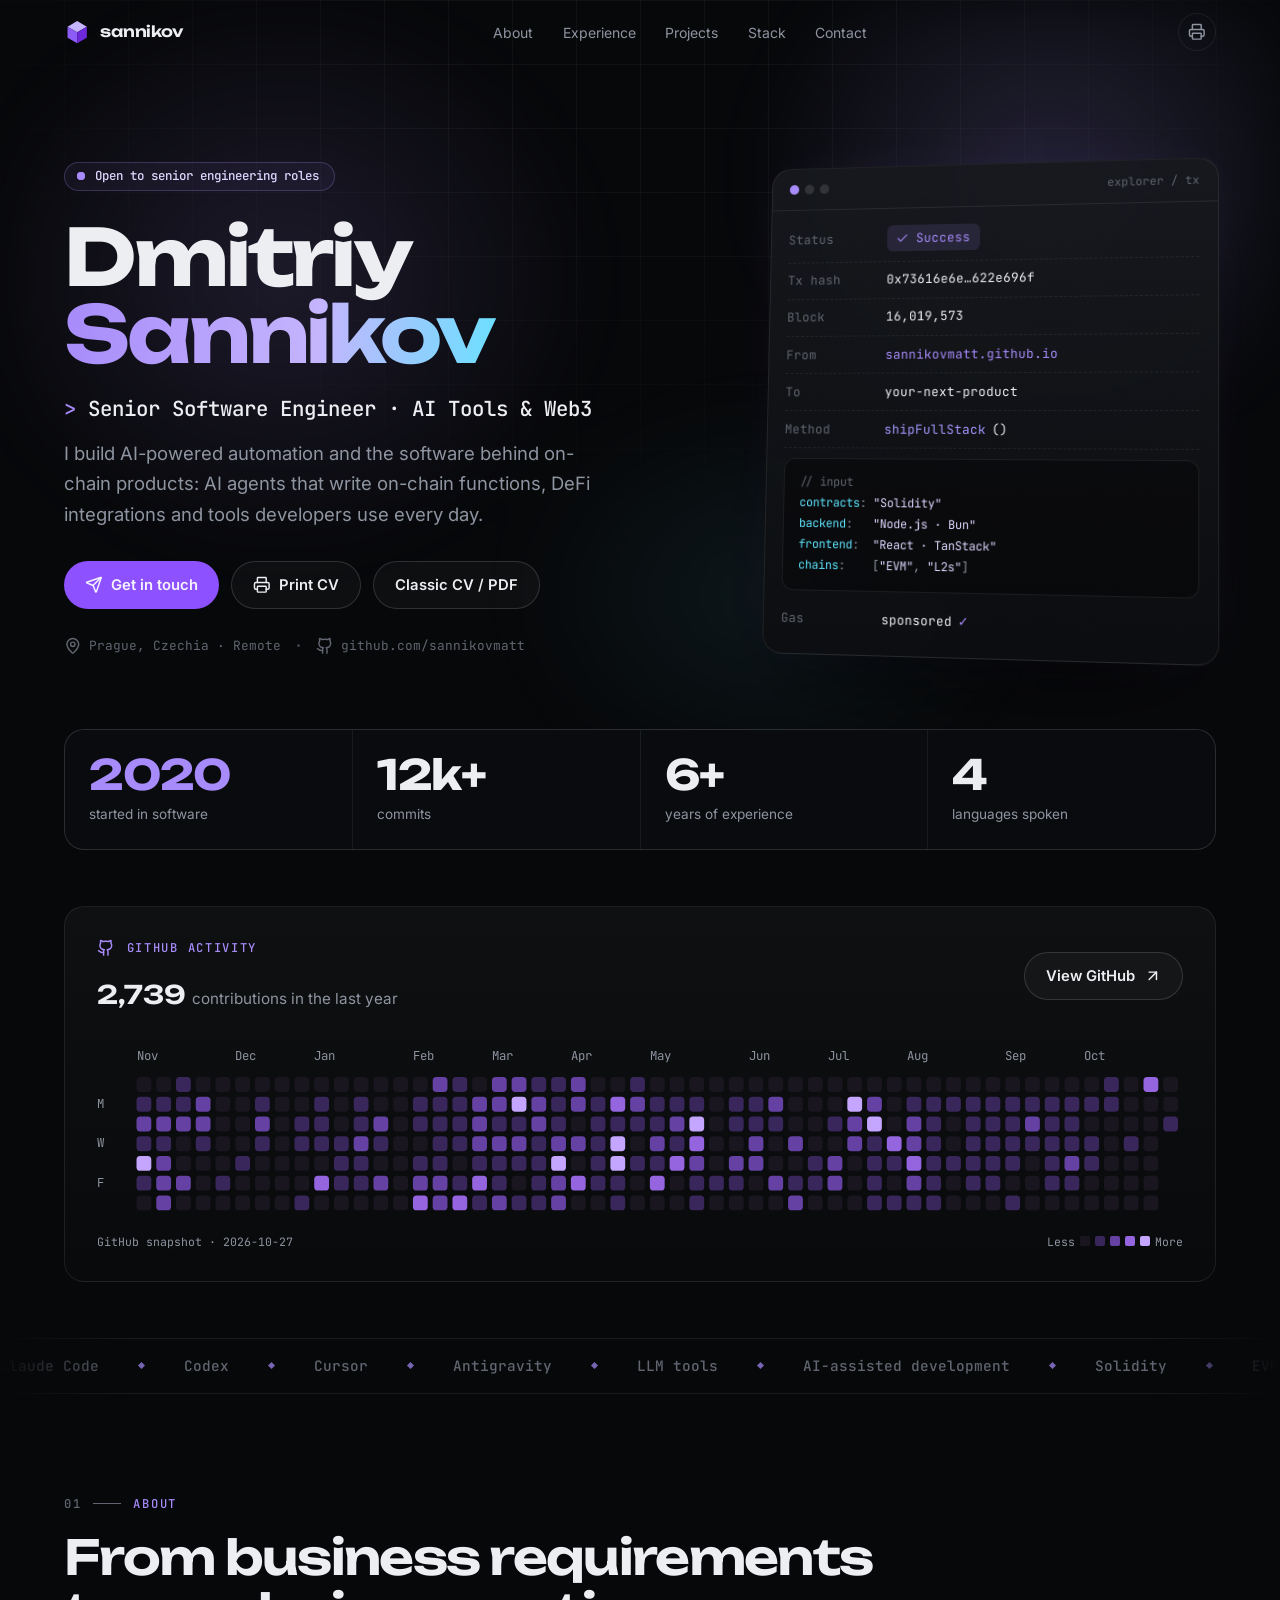
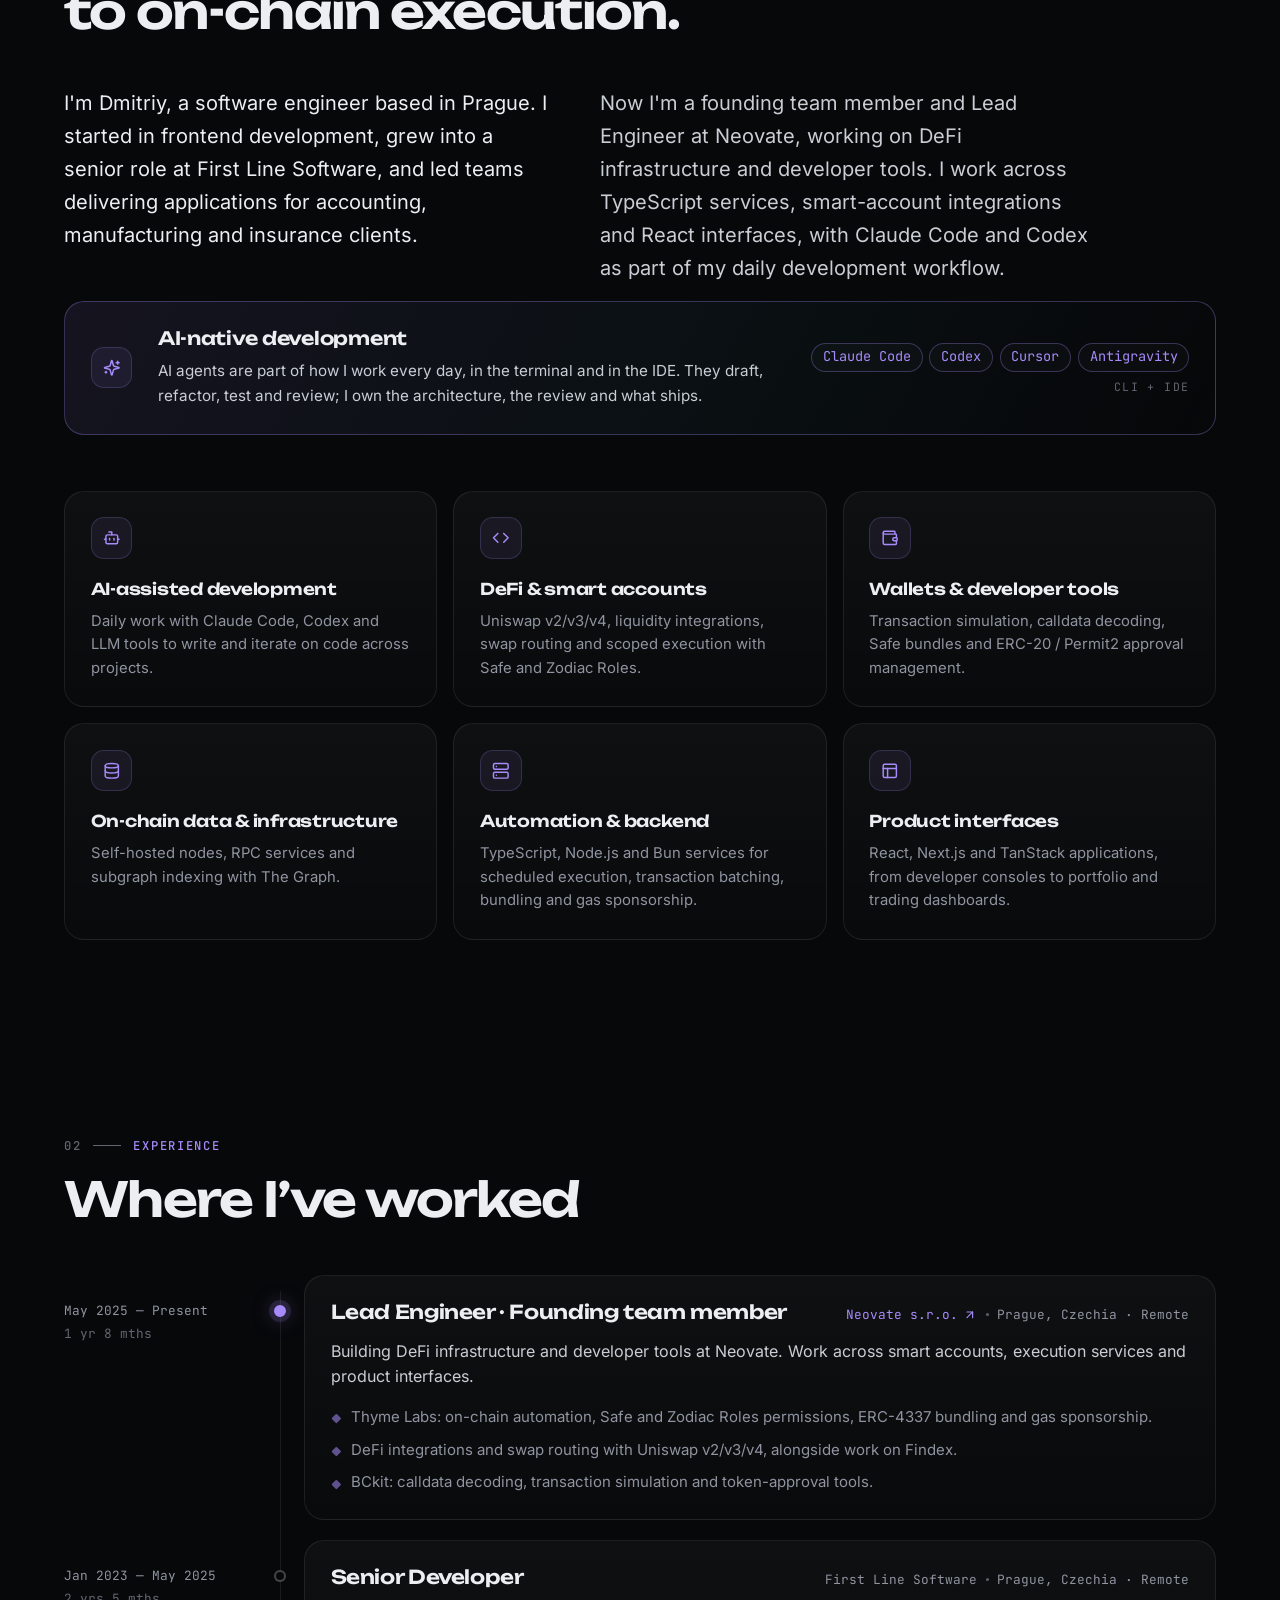
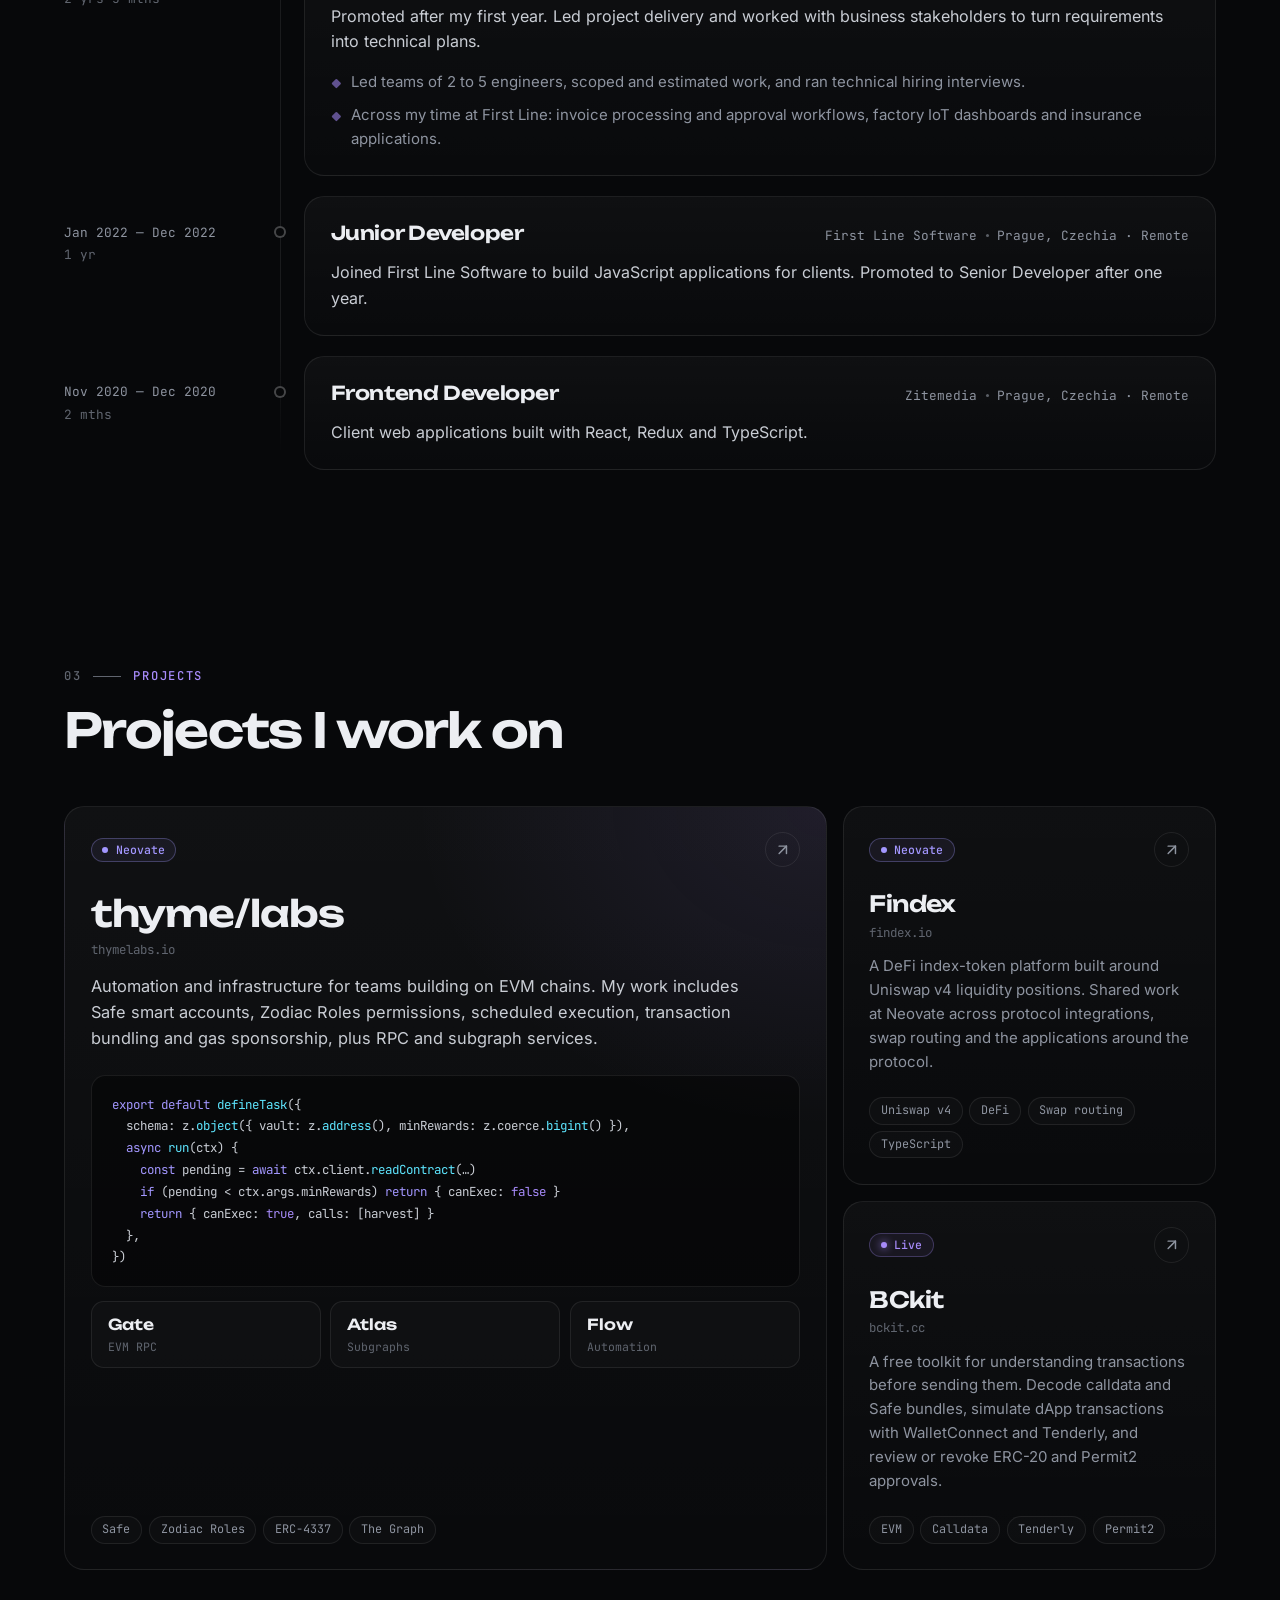
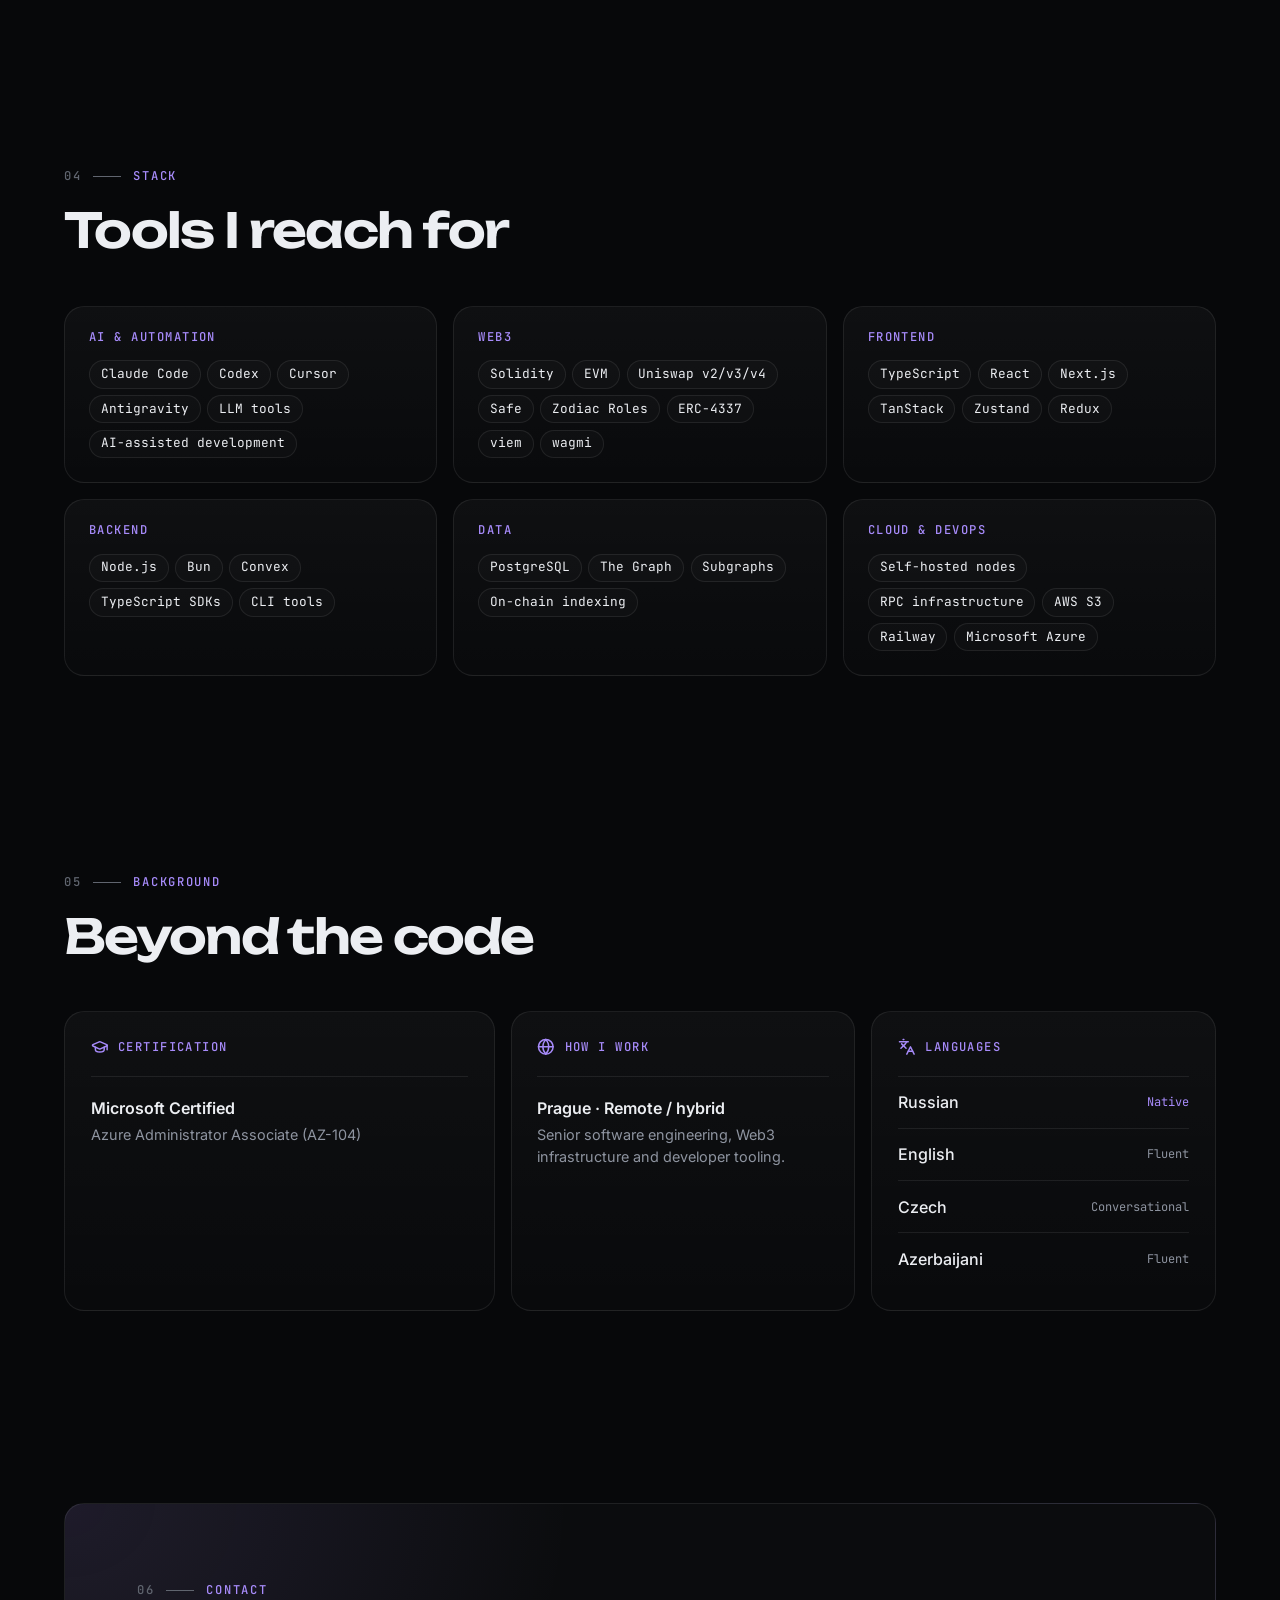
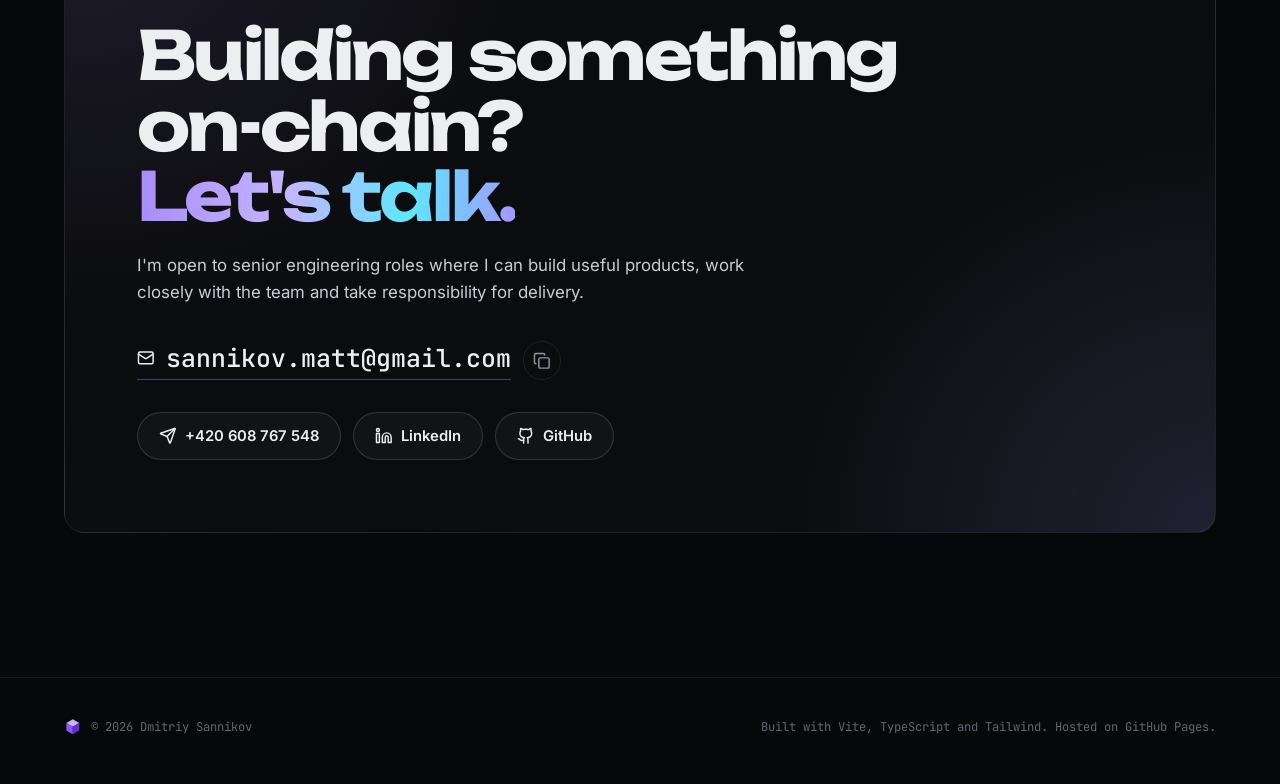
<file: index.html>
<!doctype html>
<html lang="en">
  <head>
    <meta charset="UTF-8" />
    <meta name="viewport" content="width=device-width, initial-scale=1.0" />
    <title>Dmitriy Sannikov — Senior Software Engineer</title>
    <meta name="description" content="Senior Software Engineer in Prague. Smart contracts, backends, indexers and interfaces — automation, DeFi integrations and developer tools." />
    <meta name="author" content="Dmitriy Sannikov" />
    <link rel="canonical" href="https://sannikovmatt.github.io/" />
    <link rel="alternate" hreflang="en" href="https://sannikovmatt.github.io/" />
    <link rel="alternate" hreflang="x-default" href="https://sannikovmatt.github.io/" />
    <meta name="theme-color" content="#07080a" />
    <link rel="icon" href="/favicon.svg" type="image/svg+xml" />

    <meta property="og:type" content="profile" />
    <meta property="og:url" content="https://sannikovmatt.github.io/" />
    <meta property="og:site_name" content="Dmitriy Sannikov" />
    <meta property="og:title" content="Dmitriy Sannikov — Senior Software Engineer" />
    <meta property="og:description" content="DeFi infrastructure, smart accounts and developer tools. Thyme Labs, Findex and BCkit." />
    <meta property="og:image" content="https://sannikovmatt.github.io/og-short-v6.png" />
    <meta property="og:image:alt" content="Dmitriy Sannikov — Senior Software Engineer. DeFi infrastructure, smart accounts and developer tools." />
    <meta property="og:image:type" content="image/png" />
    <meta property="og:image:width" content="1200" />
    <meta property="og:image:height" content="630" />
    <meta name="twitter:card" content="summary_large_image" />
    <meta name="twitter:title" content="Dmitriy Sannikov — Senior Software Engineer" />
    <meta name="twitter:description" content="DeFi infrastructure, smart accounts and developer tools. Thyme Labs, Findex and BCkit." />
    <meta name="twitter:image" content="https://sannikovmatt.github.io/og-short-v6.png" />

    <script type="application/ld+json">
      {
        "@context": "https://schema.org",
        "@type": "Person",
        "name": "Dmitriy Sannikov",
        "jobTitle": "Senior Software Engineer",
        "url": "https://sannikovmatt.github.io/",
        "email": "mailto:sannikov.matt@gmail.com",
        "address": { "@type": "PostalAddress", "addressLocality": "Prague", "addressCountry": "CZ" },
        "worksFor": { "@type": "Organization", "name": "Neovate s.r.o.", "url": "https://neovate.dev" },
        "sameAs": ["https://github.com/sannikovmatt", "https://www.linkedin.com/in/dmitriy-sannikov/"]
      }
    </script>
    <script type="module" crossorigin src="/assets/index-3lzRmGH9.js"></script>
    <link rel="stylesheet" crossorigin href="/assets/index-COr4RWwn.css">
  </head>
  <body>
    <div id="app">
      <noscript>
        <h1>Dmitriy Sannikov — Senior Software Engineer, Prague</h1>
        <p><a href="mailto:sannikov.matt@gmail.com">sannikov.matt@gmail.com</a> · <a href="https://www.linkedin.com/in/dmitriy-sannikov/">LinkedIn</a> · <a href="https://github.com/sannikovmatt">GitHub</a></p>
      </noscript>
    </div>
    <article id="print-cv"></article>
  </body>
</html>
</file>
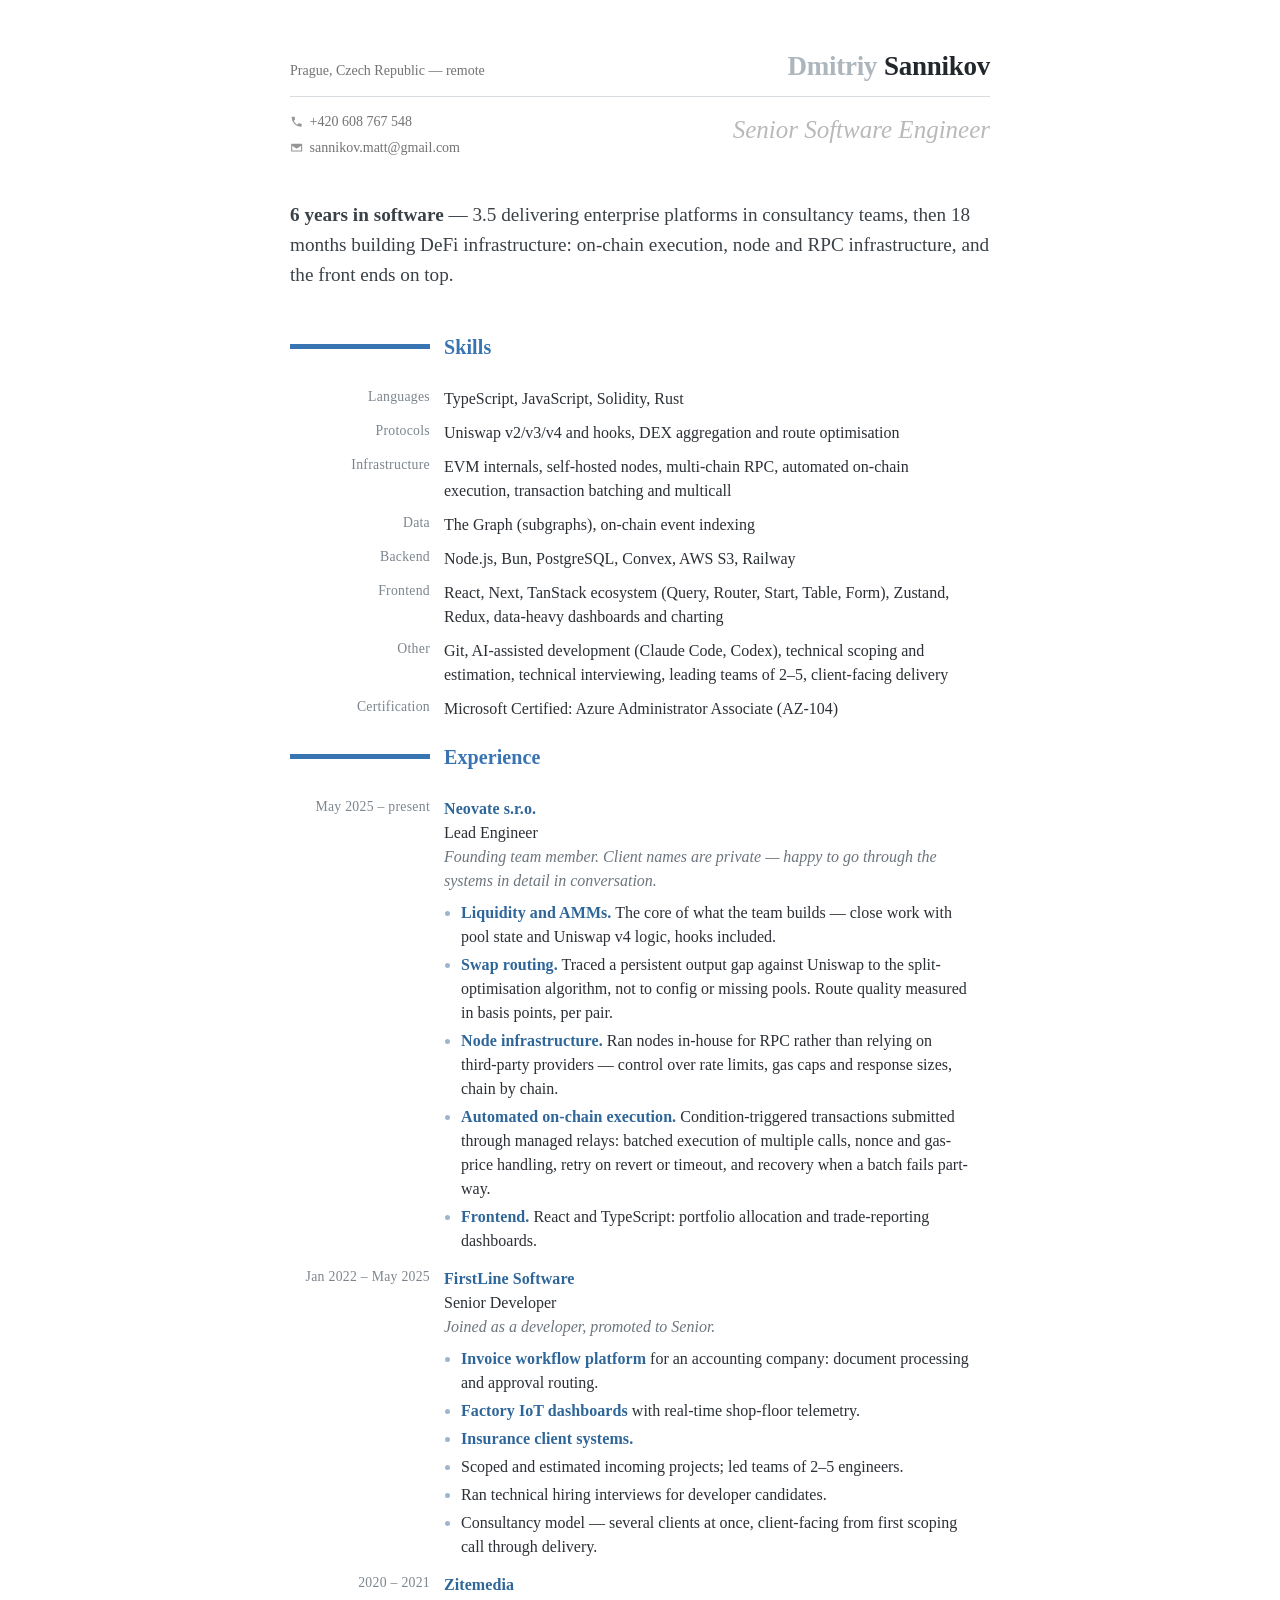
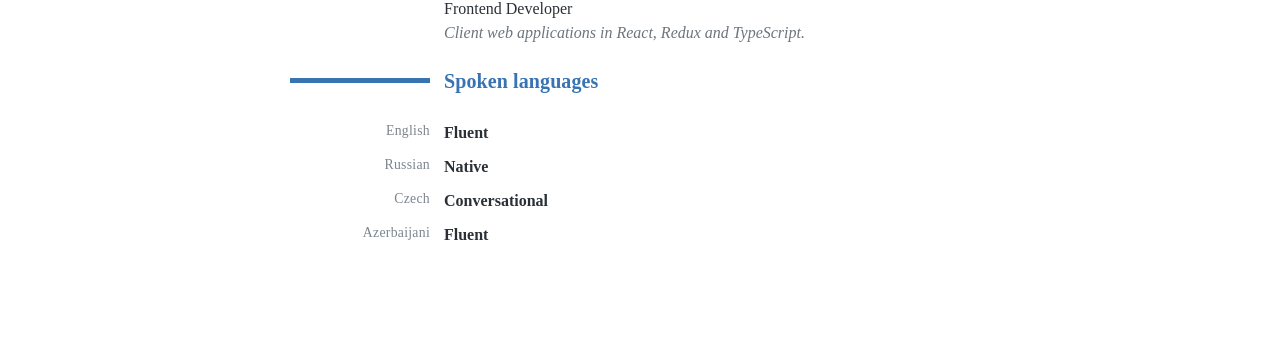
<file: src/cv.html>
<!DOCTYPE html>
<html lang="en">

<head>
    <meta charset="UTF-8">
    <meta name="viewport" content="width=device-width, initial-scale=1.0">
    <title>Dmitriy Sannikov — Senior Software Engineer</title>
    <meta name="description" content="Senior Software Engineer specialising in DeFi execution infrastructure: swap routing and aggregation, automated on-chain execution, self-hosted node infrastructure. Prague, remote.">

    <meta property="og:type" content="profile">
    <meta property="og:title" content="Dmitriy Sannikov — Senior Software Engineer">
    <meta property="og:description" content="DeFi execution infrastructure — swap routing and aggregation, automated on-chain execution, self-hosted node infrastructure. Prague, remote.">
    <meta property="og:url" content="https://sannikovmatt.github.io/CV/">
    <meta property="og:image" content="https://sannikovmatt.github.io/CV/assets/og-image.png">
    <meta property="og:image:width" content="1200">
    <meta property="og:image:height" content="630">
    <meta name="twitter:card" content="summary_large_image">

    <link rel="stylesheet" href="./assets/cv.css">
</head>


<body>


    <div class="container">

        <div class="header">
            <div class="my_name">
                <p class="location">Prague, Czech Republic &mdash; remote</p>
                <p class="name">Dmitriy</p>
                <p class="surname">Sannikov</p>
            </div>
            <hr>
            <div class="my_direction">
                <ul class="contacts">
                    <li><svg viewBox="0 0 24 24" aria-hidden="true"><path d="M6.6 10.8a15.1 15.1 0 0 0 6.6 6.6l2.2-2.2c.3-.3.7-.4 1-.2 1.2.4 2.4.6 3.6.6.6 0 1 .4 1 1V20c0 .6-.4 1-1 1A17 17 0 0 1 3 4c0-.6.4-1 1-1h3.5c.6 0 1 .4 1 1 0 1.3.2 2.5.6 3.6.1.4 0 .8-.2 1l-2.3 2.2z"/></svg>+420 608 767 548</li>
                    <li><svg viewBox="0 0 24 24" aria-hidden="true"><path d="M3 5h18c.6 0 1 .4 1 1v12c0 .6-.4 1-1 1H3c-.6 0-1-.4-1-1V6c0-.6.4-1 1-1zm9 7.2L4.4 7H19.6L12 12.2zM4 8.5V17h16V8.5l-7.4 5.1c-.4.3-.8.3-1.2 0L4 8.5z"/></svg>sannikov.matt@gmail.com</li>
                </ul>
                <p class="direction">Senior Software Engineer</p>
            </div>
        </div>

        <section class="skills">
            <p class="skills__description">
                <b>6 years in software</b> &mdash; 3.5 delivering enterprise platforms in consultancy
                teams, then 18 months building DeFi infrastructure: on-chain execution, node and RPC
                infrastructure, and the front ends on top.
            </p>
        </section>

        <section class="about__me__info">

            <section class="block  ">

                <div class="head">
                    <div class="tabulation"></div>
                    <div class="title">Skills</div>
                </div>

                <div class="section__body">

                    <div class="block__item">
                        <div class="left__side">
                            <p>Languages</p>
                        </div>
                        <div class="right__side">
                            <p>
                                TypeScript, JavaScript, Solidity, Rust
                            </p>

                        </div>
                    </div>
                    <div class="block__item">
                        <div class="left__side">
                            <p>Protocols</p>
                        </div>
                        <div class="right__side">
                            <p>
                                Uniswap v2/v3/v4 and hooks, DEX aggregation and route optimisation
                            </p>

                        </div>
                    </div>
                    <div class="block__item">
                        <div class="left__side">
                            <p>Infrastructure</p>
                        </div>
                        <div class="right__side">
                            <p>
                                EVM internals, self-hosted nodes, multi-chain RPC, automated on-chain
                                execution, transaction batching and multicall
                            </p>

                        </div>
                    </div>
                    <div class="block__item">
                        <div class="left__side">
                            <p>Data</p>
                        </div>
                        <div class="right__side">
                            <p>
                                The Graph (subgraphs), on-chain event indexing
                            </p>

                        </div>
                    </div>
                    <div class="block__item">
                        <div class="left__side">
                            <p>Backend</p>
                        </div>
                        <div class="right__side">
                            <p>
                                Node.js, Bun, PostgreSQL, Convex, AWS S3, Railway
                            </p>

                        </div>
                    </div>
                    <div class="block__item">
                        <div class="left__side">
                            <p>Frontend</p>
                        </div>
                        <div class="right__side">
                            <p>
                                React, Next, TanStack ecosystem (Query, Router, Start, Table, Form),
                                Zustand, Redux, data-heavy dashboards and charting
                            </p>

                        </div>
                    </div>
                    <div class="block__item">
                        <div class="left__side">
                            <p>Other</p>
                        </div>
                        <div class="right__side">
                            <p>
                                Git, AI-assisted development (Claude Code, Codex), technical scoping and
                                estimation, technical interviewing, leading teams of 2&ndash;5,
                                client-facing delivery
                            </p>

                        </div>
                    </div>
                    <div class="block__item">
                        <div class="left__side">
                            <p>Certification</p>
                        </div>
                        <div class="right__side">
                            <p>
                                Microsoft Certified: Azure Administrator Associate (AZ-104)
                            </p>

                        </div>
                    </div>

                </div>
            </section>


            <section class="block  experience">

                <div class="head">
                    <div class="tabulation"></div>
                    <div class="title">Experience</div>
                </div>

                <div class="section__body">

                    <div class="block__item">
                        <div class="left__side">
                            <p>May 2025 &ndash; present</p>
                        </div>
                        <div class="right__side">
                            <p>
                                <b>Neovate s.r.o.</b>
                            </p>

                            <p>
                                Lead Engineer
                            </p>

                            <p>
                                <i>Founding team member. Client names are private &mdash; happy to go
                                    through the systems in detail in conversation.</i>
                            </p>

                            <ul>
                                <li><b>Liquidity and AMMs.</b> The core of what the team builds &mdash;
                                    close work with pool state and Uniswap v4 logic, hooks included.</li>
                                <li><b>Swap routing.</b> Traced a persistent output gap against Uniswap to
                                    the split-optimisation algorithm, not to config or missing pools.
                                    Route quality measured in basis points, per pair.</li>
                                <li><b>Node infrastructure.</b> Ran nodes in-house for RPC rather than relying on
                                    third-party providers &mdash; control over rate limits,
                                    gas caps and response sizes, chain by chain.</li>
                                <li><b>Automated on-chain execution.</b> Condition-triggered transactions
                                    submitted through managed relays: batched execution of multiple calls,
                                    nonce and gas-price handling, retry on revert or timeout, and recovery
                                    when a batch fails part-way.</li>
                                <li><b>Frontend.</b> React and TypeScript: portfolio allocation and
                                    trade-reporting dashboards.</li>
                            </ul>

                        </div>
                    </div>

                    <div class="block__item">
                        <div class="left__side">
                            <p>Jan 2022 &ndash; May 2025</p>
                        </div>
                        <div class="right__side">
                            <p>
                                <b>FirstLine Software</b>
                            </p>

                            <p>
                                Senior Developer
                            </p>

                            <p>
                                <i>Joined as a developer, promoted to Senior.</i>
                            </p>

                            <ul>
                                <li><b>Invoice workflow platform</b> for an accounting company: document
                                    processing and approval routing.</li>
                                <li><b>Factory IoT dashboards</b> with real-time shop-floor telemetry.</li>
                                <li><b>Insurance client systems.</b></li>
                                <li>Scoped and estimated incoming projects; led teams of 2&ndash;5 engineers.</li>
                                <li>Ran technical hiring interviews for developer candidates.</li>
                                <li>Consultancy model &mdash; several clients at once, client-facing from
                                    first scoping call through delivery.</li>
                            </ul>

                        </div>
                    </div>

                    <div class="block__item">
                        <div class="left__side">
                            <p>2020 &ndash; 2021</p>
                        </div>
                        <div class="right__side">
                            <p>
                                <b>Zitemedia</b>
                            </p>

                            <p>
                                Frontend Developer
                            </p>

                            <p>
                                <i>Client web applications in React, Redux and TypeScript.</i>
                            </p>

                        </div>
                    </div>

                </div>
            </section>

            <section class="block  languages">

                <div class="head">
                    <div class="tabulation"></div>
                    <div class="title">Spoken languages</div>
                </div>

                <div class="section__body">

                    <div class="block__item">
                        <div class="left__side">
                            <p>English</p>
                        </div>
                        <div class="right__side">
                            <p><b>Fluent</b></p>

                        </div>
                    </div>
                    <div class="block__item">
                        <div class="left__side">
                            <p>Russian</p>
                        </div>
                        <div class="right__side">
                            <p><b>Native</b></p>

                        </div>
                    </div>
                    <div class="block__item">
                        <div class="left__side">
                            <p>Czech</p>
                        </div>
                        <div class="right__side">
                            <p><b>Conversational</b></p>

                        </div>
                    </div>
                    <div class="block__item">
                        <div class="left__side">
                            <p>Azerbaijani</p>
                        </div>
                        <div class="right__side">
                            <p><b>Fluent</b></p>

                        </div>
                    </div>


                </div>
            </section>


        </section>


    </div>
</body>

</html>
</file>
<file: assets/index-COr4RWwn.css>
@font-face{font-family:Unbounded Variable;font-style:normal;font-display:swap;font-weight:200 900;src:url([data-uri])format("woff2-variations");unicode-range:U+460-52F,U+1C80-1C8A,U+20B4,U+2DE0-2DFF,U+A640-A69F,U+FE2E-FE2F}@font-face{font-family:Unbounded Variable;font-style:normal;font-display:swap;font-weight:200 900;src:url(/assets/unbounded-cyrillic-wght-normal-C627f1f8.woff2)format("woff2-variations");unicode-range:U+301,U+400-45F,U+490-491,U+4B0-4B1,U+2116}@font-face{font-family:Unbounded Variable;font-style:normal;font-display:swap;font-weight:200 900;src:url(/assets/unbounded-vietnamese-wght-normal-rat7GD3o.woff2)format("woff2-variations");unicode-range:U+102-103,U+110-111,U+128-129,U+168-169,U+1A0-1A1,U+1AF-1B0,U+300-301,U+303-304,U+308-309,U+323,U+329,U+1EA0-1EF9,U+20AB}@font-face{font-family:Unbounded Variable;font-style:normal;font-display:swap;font-weight:200 900;src:url(/assets/unbounded-latin-ext-wght-normal-D6H-S6MW.woff2)format("woff2-variations");unicode-range:U+100-2BA,U+2BD-2C5,U+2C7-2CC,U+2CE-2D7,U+2DD-2FF,U+304,U+308,U+329,U+1D00-1DBF,U+1E00-1E9F,U+1EF2-1EFF,U+2020,U+20A0-20AB,U+20AD-20C0,U+2113,U+2C60-2C7F,U+A720-A7FF}@font-face{font-family:Unbounded Variable;font-style:normal;font-display:swap;font-weight:200 900;src:url(/assets/unbounded-latin-wght-normal-D5afBTBx.woff2)format("woff2-variations");unicode-range:U+??,U+131,U+152-153,U+2BB-2BC,U+2C6,U+2DA,U+2DC,U+304,U+308,U+329,U+2000-206F,U+20AC,U+2122,U+2191,U+2193,U+2212,U+2215,U+FEFF,U+FFFD}@font-face{font-family:Inter Variable;font-style:normal;font-display:swap;font-weight:100 900;src:url(/assets/inter-cyrillic-ext-wght-normal-BOeWTOD4.woff2)format("woff2-variations");unicode-range:U+460-52F,U+1C80-1C8A,U+20B4,U+2DE0-2DFF,U+A640-A69F,U+FE2E-FE2F}@font-face{font-family:Inter Variable;font-style:normal;font-display:swap;font-weight:100 900;src:url(/assets/inter-cyrillic-wght-normal-DqGufNeO.woff2)format("woff2-variations");unicode-range:U+301,U+400-45F,U+490-491,U+4B0-4B1,U+2116}@font-face{font-family:Inter Variable;font-style:normal;font-display:swap;font-weight:100 900;src:url(/assets/inter-greek-ext-wght-normal-DlzME5K_.woff2)format("woff2-variations");unicode-range:U+1F??}@font-face{font-family:Inter Variable;font-style:normal;font-display:swap;font-weight:100 900;src:url(/assets/inter-greek-wght-normal-CkhJZR-_.woff2)format("woff2-variations");unicode-range:U+370-377,U+37A-37F,U+384-38A,U+38C,U+38E-3A1,U+3A3-3FF}@font-face{font-family:Inter Variable;font-style:normal;font-display:swap;font-weight:100 900;src:url(/assets/inter-vietnamese-wght-normal-CBcvBZtf.woff2)format("woff2-variations");unicode-range:U+102-103,U+110-111,U+128-129,U+168-169,U+1A0-1A1,U+1AF-1B0,U+300-301,U+303-304,U+308-309,U+323,U+329,U+1EA0-1EF9,U+20AB}@font-face{font-family:Inter Variable;font-style:normal;font-display:swap;font-weight:100 900;src:url(/assets/inter-latin-ext-wght-normal-DO1Apj_S.woff2)format("woff2-variations");unicode-range:U+100-2BA,U+2BD-2C5,U+2C7-2CC,U+2CE-2D7,U+2DD-2FF,U+304,U+308,U+329,U+1D00-1DBF,U+1E00-1E9F,U+1EF2-1EFF,U+2020,U+20A0-20AB,U+20AD-20C0,U+2113,U+2C60-2C7F,U+A720-A7FF}@font-face{font-family:Inter Variable;font-style:normal;font-display:swap;font-weight:100 900;src:url(/assets/inter-latin-wght-normal-Dx4kXJAl.woff2)format("woff2-variations");unicode-range:U+??,U+131,U+152-153,U+2BB-2BC,U+2C6,U+2DA,U+2DC,U+304,U+308,U+329,U+2000-206F,U+20AC,U+2122,U+2191,U+2193,U+2212,U+2215,U+FEFF,U+FFFD}@font-face{font-family:JetBrains Mono Variable;font-style:normal;font-display:swap;font-weight:100 800;src:url([data-uri])format("woff2-variations");unicode-range:U+460-52F,U+1C80-1C8A,U+20B4,U+2DE0-2DFF,U+A640-A69F,U+FE2E-FE2F}@font-face{font-family:JetBrains Mono Variable;font-style:normal;font-display:swap;font-weight:100 800;src:url(/assets/jetbrains-mono-cyrillic-wght-normal-D73BlboJ.woff2)format("woff2-variations");unicode-range:U+301,U+400-45F,U+490-491,U+4B0-4B1,U+2116}@font-face{font-family:JetBrains Mono Variable;font-style:normal;font-display:swap;font-weight:100 800;src:url(/assets/jetbrains-mono-greek-wght-normal-Bw9x6K1M.woff2)format("woff2-variations");unicode-range:U+370-377,U+37A-37F,U+384-38A,U+38C,U+38E-3A1,U+3A3-3FF}@font-face{font-family:JetBrains Mono Variable;font-style:normal;font-display:swap;font-weight:100 800;src:url(/assets/jetbrains-mono-vietnamese-wght-normal-Bt-aOZkq.woff2)format("woff2-variations");unicode-range:U+102-103,U+110-111,U+128-129,U+168-169,U+1A0-1A1,U+1AF-1B0,U+300-301,U+303-304,U+308-309,U+323,U+329,U+1EA0-1EF9,U+20AB}@font-face{font-family:JetBrains Mono Variable;font-style:normal;font-display:swap;font-weight:100 800;src:url(/assets/jetbrains-mono-latin-ext-wght-normal-DBQx-q_a.woff2)format("woff2-variations");unicode-range:U+100-2BA,U+2BD-2C5,U+2C7-2CC,U+2CE-2D7,U+2DD-2FF,U+304,U+308,U+329,U+1D00-1DBF,U+1E00-1E9F,U+1EF2-1EFF,U+2020,U+20A0-20AB,U+20AD-20C0,U+2113,U+2C60-2C7F,U+A720-A7FF}@font-face{font-family:JetBrains Mono Variable;font-style:normal;font-display:swap;font-weight:100 800;src:url(/assets/jetbrains-mono-latin-wght-normal-B9CIFXIH.woff2)format("woff2-variations");unicode-range:U+??,U+131,U+152-153,U+2BB-2BC,U+2C6,U+2DA,U+2DC,U+304,U+308,U+329,U+2000-206F,U+20AC,U+2122,U+2191,U+2193,U+2212,U+2215,U+FEFF,U+FFFD}@layer properties{@supports (((-webkit-hyphens:none)) and (not (margin-trim:inline))) or ((-moz-orient:inline) and (not (color:rgb(from red r g b)))){*,:before,:after,::backdrop{--tw-rotate-x:initial;--tw-rotate-y:initial;--tw-rotate-z:initial;--tw-skew-x:initial;--tw-skew-y:initial;--tw-border-style:solid}}}@layer theme{:root,:host{--font-sans:"Inter Variable", "Inter", ui-sans-serif, system-ui, sans-serif;--font-mono:"JetBrains Mono Variable", ui-monospace, SFMono-Regular, monospace;--spacing:.25rem;--default-font-family:var(--font-sans);--default-mono-font-family:var(--font-mono);--font-display:"Unbounded Variable", "Unbounded", ui-sans-serif, system-ui, sans-serif;--color-bg:#07080a;--color-fg:#eceef2;--color-soft:#c9cdd4;--color-muted:#8e94a0;--color-dim:#60656f;--color-line:#ffffff14;--color-accent:#a78bfa;--color-primary:oklch(60.6% .25 292.717);--color-primary-foreground:oklch(96.9% .016 293.756);--color-violet:#a397ff;--color-cyan:#5ee6ff;--color-gold:#ddd6fe}}@layer base{*,:after,:before,::backdrop{box-sizing:border-box;border:0 solid;margin:0;padding:0}::file-selector-button{box-sizing:border-box;border:0 solid;margin:0;padding:0}html,:host{-webkit-text-size-adjust:100%;tab-size:4;line-height:1.5;font-family:var(--default-font-family,-apple-system, BlinkMacSystemFont, "Segoe UI", Roboto, "Helvetica Neue", "Noto Sans", Arial, sans-serif, "Apple Color Emoji", "Segoe UI Emoji", "Segoe UI Symbol", "Noto Color Emoji");font-feature-settings:var(--default-font-feature-settings,normal);font-variation-settings:var(--default-font-variation-settings,normal);-webkit-tap-highlight-color:transparent}hr{height:0;color:inherit;border-top-width:1px}abbr:where([title]){-webkit-text-decoration:underline dotted;text-decoration:underline dotted}h1,h2,h3,h4,h5,h6{font-size:inherit;font-weight:inherit}a{color:inherit;-webkit-text-decoration:inherit;-webkit-text-decoration:inherit;-webkit-text-decoration:inherit;-webkit-text-decoration:inherit;text-decoration:inherit}b,strong{font-weight:bolder}code,kbd,samp,pre{font-family:var(--default-mono-font-family,ui-monospace, SFMono-Regular, Menlo, Monaco, Consolas, "Liberation Mono", "Courier New", monospace);font-feature-settings:var(--default-mono-font-feature-settings,normal);font-variation-settings:var(--default-mono-font-variation-settings,normal);font-size:1em}small{font-size:80%}sub,sup{vertical-align:baseline;font-size:75%;line-height:0;position:relative}sub{bottom:-.25em}sup{top:-.5em}table{text-indent:0;border-color:inherit;border-collapse:collapse}:-moz-focusring:where(:not(iframe)){outline:auto}progress{vertical-align:baseline}summary{display:list-item}ol,ul,menu{list-style:none}img,svg,video,canvas,audio,iframe,embed,object{vertical-align:middle;display:block}img,video{max-width:100%;height:auto}button,input,select,optgroup,textarea{font:inherit;font-feature-settings:inherit;font-variation-settings:inherit;letter-spacing:inherit;color:inherit;opacity:1;background-color:#0000;border-radius:0}::file-selector-button{font:inherit;font-feature-settings:inherit;font-variation-settings:inherit;letter-spacing:inherit;color:inherit;opacity:1;background-color:#0000;border-radius:0}:where(select:is([multiple],[size])) optgroup{font-weight:bolder}:where(select:is([multiple],[size])) optgroup option{padding-inline-start:20px}::file-selector-button{margin-inline-end:4px}::placeholder{opacity:1}@supports (not ((-webkit-appearance:-apple-pay-button))) or (contain-intrinsic-size:1px){::placeholder{color:currentColor}@supports (color:color-mix(in lab, red, red)){::placeholder{color:color-mix(in oklab, currentcolor 50%, transparent)}}}textarea{resize:vertical}::-webkit-search-decoration{-webkit-appearance:none}::-webkit-date-and-time-value{min-height:1lh;text-align:inherit}::-webkit-datetime-edit{display:inline-flex}::-webkit-datetime-edit-fields-wrapper{padding:0}::-webkit-datetime-edit{padding-block:0}::-webkit-datetime-edit-year-field{padding-block:0}::-webkit-datetime-edit-month-field{padding-block:0}::-webkit-datetime-edit-day-field{padding-block:0}::-webkit-datetime-edit-hour-field{padding-block:0}::-webkit-datetime-edit-minute-field{padding-block:0}::-webkit-datetime-edit-second-field{padding-block:0}::-webkit-datetime-edit-millisecond-field{padding-block:0}::-webkit-datetime-edit-meridiem-field{padding-block:0}::-webkit-calendar-picker-indicator{line-height:1}:-moz-ui-invalid{box-shadow:none}button,input:where([type=button],[type=reset],[type=submit]){appearance:button}::file-selector-button{appearance:button}::-webkit-inner-spin-button{height:auto}::-webkit-outer-spin-button{height:auto}[hidden]:where(:not([hidden=until-found])){display:none!important}:root{--lightningcss-light: ;--lightningcss-dark:initial;color-scheme:dark}html{scroll-behavior:smooth;scroll-padding-top:5rem}html,body{overflow-x:clip}body{background:var(--color-bg);color:var(--color-fg);font-family:var(--font-sans);-webkit-font-smoothing:antialiased;position:relative}::selection{background:var(--color-accent);color:#0a0b0d}:focus-visible{outline:2px solid var(--color-accent);outline-offset:3px}button{cursor:pointer}body:before,body:after{content:"";pointer-events:none;z-index:-1;position:absolute;inset:0 0 auto}body:before{background-image:linear-gradient(#ffffff0a 1px,#0000 1px),linear-gradient(90deg,#ffffff0a 1px,#0000 1px);background-size:64px 64px;height:130vh;-webkit-mask-image:radial-gradient(75% 60% at 50% 0,#000 25%,#0000 80%);mask-image:radial-gradient(75% 60% at 50% 0,#000 25%,#0000 80%)}body:after{filter:blur(30px);background:radial-gradient(36% 42% at 22% 28%,#a78bfa24,#0000 70%),radial-gradient(34% 40% at 82% 18%,#a397ff2e,#0000 70%),radial-gradient(30% 30% at 60% 60%,#5ee6ff12,#0000 70%);height:110vh;animation:20s ease-in-out infinite alternate drift}}@layer components{.wrap{width:100%;max-width:76rem;margin-inline:auto;padding-inline:1.25rem}@media (width>=768px){.wrap{padding-inline:2rem}}.icon{flex:none;width:1.1rem;height:1.1rem}.icon-sm{flex:none;width:.85rem;height:.85rem}.logo{flex:none;width:1.65rem;height:1.65rem}.logo-sm{width:1.1rem;height:1.1rem}.sep{opacity:.6;background:currentColor;border-radius:99px;width:3px;height:3px;margin-inline:.55rem;display:inline-block}.text-gradient{background:linear-gradient(95deg, var(--color-accent) 0%, #c4b5fd 40%, var(--color-cyan) 72%, var(--color-violet) 100%);color:#0000;-webkit-background-clip:text;background-clip:text}.nav{z-index:50;border-bottom:1px solid #0000;transition:background .3s,border-color .3s;position:fixed;inset:0 0 auto}.nav.is-scrolled{border-color:var(--color-line);-webkit-backdrop-filter:blur(14px)saturate(140%);backdrop-filter:blur(14px)saturate(140%);background:#07080ab8}.nav-inner{justify-content:space-between;align-items:center;gap:1rem;height:4rem;display:flex}.brand{font:600 .95rem/1 var(--font-display);letter-spacing:-.01em;align-items:center;gap:.6rem;display:inline-flex}.nav-links{color:var(--color-muted);gap:.15rem;font-size:.875rem;display:none}@media (width>=960px){.nav-links{display:flex}}.nav-links a{border-radius:999px;padding:.45rem .85rem;transition:color .2s,background .2s}.nav-links a:hover{color:var(--color-fg)}.nav-links a[aria-current]{color:var(--color-fg);background:#ffffff0f}.lang{border:1px solid var(--color-line);background:#ffffff05;border-radius:999px;padding:3px;display:flex}.lang button{font:600 .68rem/1 var(--font-mono);text-transform:uppercase;letter-spacing:.05em;color:var(--color-muted);border-radius:999px;padding:.5rem .62rem;transition:color .2s,background .2s}.lang button:hover{color:var(--color-fg)}.lang button[aria-pressed=true]{background:var(--color-accent);color:#0a0b0d}.btn-icon{border:1px solid var(--color-line);width:2.4rem;height:2.4rem;color:var(--color-muted);border-radius:999px;flex:none;place-items:center;transition:color .2s,border-color .2s;display:inline-grid}.btn-icon:hover{color:var(--color-fg);border-color:#ffffff38}.btn-icon.is-done{color:var(--color-accent);border-color:#a78bfa73}.btn{white-space:nowrap;border-radius:999px;align-items:center;gap:.55rem;height:3rem;padding:0 1.3rem;font-size:.925rem;font-weight:600;transition:transform .2s,background .2s,border-color .2s,box-shadow .2s;display:inline-flex}.btn:active{transform:translateY(1px)}.btn-primary{background:var(--color-primary);color:var(--color-primary-foreground)}.btn-primary:hover{transform:translateY(-1px);box-shadow:0 10px 34px -10px #a78bfaa6}.btn-ghost{background:#ffffff08;border:1px solid #ffffff24}.btn-ghost:hover{background:#ffffff0f;border-color:#ffffff4d}.card{isolation:isolate;border:1px solid var(--color-line);background:linear-gradient(#ffffff09,#ffffff03);border-radius:1.25rem;transition:border-color .3s;position:relative;overflow:hidden}.card:before{content:"";z-index:-1;background:radial-gradient(520px circle at var(--mx,50%) var(--my,-60%), #a78bfa13, transparent 45%);opacity:0;pointer-events:none;transition:opacity .35s;position:absolute;inset:0}.card:hover{border-color:#ffffff26}.card:hover:before{opacity:1}.hero{padding-top:8rem;padding-bottom:3.5rem}@media (width>=1024px){.hero{padding-top:10rem}}.hero-grid{align-items:center;gap:3.5rem;display:grid}@media (width>=1024px){.hero-grid{grid-template-columns:minmax(0,1.4fr) minmax(0,1fr);gap:3.5rem}}.status{color:#ddd6fe;font:500 .78rem/1 var(--font-mono);background:#a78bfa0f;border:1px solid #a78bfa40;border-radius:999px;align-items:center;gap:.65rem;padding:.45rem .9rem .45rem .75rem;display:inline-flex}.pulse{background:var(--color-accent);border-radius:99px;width:.5rem;height:.5rem;position:relative}.pulse:after{content:"";border-radius:inherit;background:inherit;animation:1.8s cubic-bezier(0,0,.2,1) infinite ping;position:absolute;inset:0}.hero-name{font:700 clamp(2.3rem, 10vw, 4.9rem)/.98 var(--font-display);letter-spacing:-.04em;margin-top:1.75rem}.hero-name span{display:block}.hero-role{font:500 clamp(1rem, 2.2vw, 1.3rem)/1.3 var(--font-mono);margin-top:1.4rem}.hero-role:before{content:"> ";color:var(--color-accent)}.hero-tagline{max-width:34rem;color:var(--color-muted);margin-top:1rem;font-size:clamp(1rem,1.6vw,1.15rem);line-height:1.65}.hero-cta{flex-wrap:wrap;gap:.75rem;margin-top:2rem;display:flex}.hero-meta{color:var(--color-dim);font:.8rem var(--font-mono);flex-wrap:wrap;align-items:center;gap:.45rem;margin-top:1.75rem;display:flex}.hero-meta a{align-items:center;gap:.45rem;transition:color .2s;display:inline-flex}.hero-meta a:hover{color:var(--color-fg)}.hero .reveal:nth-child(2){transition-delay:60ms}.hero .reveal:nth-child(3){transition-delay:.12s}.hero .reveal:nth-child(4){transition-delay:.18s}.hero .reveal:nth-child(5){transition-delay:.24s}.hero .reveal:nth-child(6){transition-delay:.3s}.receipt{font:.8rem/1.4 var(--font-mono);background:linear-gradient(#16181deb,#0c0d10eb);transition-delay:.2s;box-shadow:0 40px 90px -40px #000000e6,0 0 60px -20px #a78bfa1f}@media (width>=1024px){.receipt{transition:transform .7s cubic-bezier(.2,.7,.2,1),opacity .8s,translate .8s,border-color .3s;transform:perspective(1400px)rotateY(-9deg)rotateX(4deg)}.receipt:hover{transform:none}}.rc-bar{border-bottom:1px solid var(--color-line);color:var(--color-dim);justify-content:space-between;align-items:center;padding:.8rem 1.1rem;font-size:.72rem;display:flex}.rc-dots{gap:6px;display:flex}.rc-dots i{background:#ffffff1f;border-radius:99px;width:10px;height:10px}.rc-dots i:first-child{background:var(--color-accent)}.rc-body{padding:.5rem 1.1rem 1rem}.rc-row{border-bottom:1px dashed #ffffff12;grid-template-columns:5.5rem minmax(0,1fr);align-items:center;gap:1rem;padding:.6rem 0;display:grid}.rc-row:last-child{border-bottom:0}.rc-k{color:var(--color-dim)}.rc-v{white-space:nowrap;align-items:center;gap:.4rem;min-width:0;display:flex;overflow:hidden}.rc-status{color:var(--color-gold);background:#ddd6fe1a;border-radius:.4rem;align-items:center;gap:.45rem;padding:.28rem .6rem;transition:background .3s,color .3s;display:inline-flex}.rc-status.is-ok{color:var(--color-accent);background:#a78bfa1f}.rc-spin{border:2px solid;border-right-color:#0000;border-radius:99px;width:.7rem;height:.7rem;animation:.8s linear infinite spin}.rc-method{color:var(--color-violet)}.rc-input{border:1px solid var(--color-line);color:var(--color-muted);background:#00000059;border-radius:.75rem;margin:.6rem 0;padding:.85rem 1rem;font-size:.75rem;line-height:1.75;overflow-x:auto}.rc-input .c{color:var(--color-dim)}.rc-input .k{color:var(--color-cyan)}.rc-input .s{color:#ddd6fe}[data-block].tick{animation:1s tick}.stats{border:1px solid var(--color-line);background:var(--color-line);border-radius:1.25rem;grid-template-columns:repeat(2,minmax(0,1fr));gap:1px;margin-top:4.5rem;display:grid;overflow:hidden}@media (width>=960px){.stats{grid-template-columns:repeat(4,minmax(0,1fr))}}.stat{background:#0a0b0e;flex-direction:column-reverse;justify-content:flex-end;gap:.6rem;padding:1.5rem;display:flex}.stat dd{font:700 clamp(1.8rem, 3.6vw, 2.6rem)/1 var(--font-display);letter-spacing:-.03em}.stat:first-child dd{color:var(--color-accent)}.stat dt{color:var(--color-muted);font-size:.85rem;line-height:1.45}.marquee{border-block:1px solid var(--color-line);padding:1.1rem 0;overflow:hidden;-webkit-mask-image:linear-gradient(90deg,#0000,#000 10% 90%,#0000);mask-image:linear-gradient(90deg,#0000,#000 10% 90%,#0000)}.marquee-track{width:max-content;color:var(--color-dim);font:500 .9rem var(--font-mono);gap:2.5rem;animation:70s linear infinite marquee;display:flex}.marquee-track span{white-space:nowrap;align-items:center;gap:2.5rem;display:inline-flex}.marquee-track span:after{content:"";background:var(--color-accent);opacity:.7;width:5px;height:5px;transform:rotate(45deg)}.marquee:hover .marquee-track{animation-play-state:paused}.section{padding-block:4.5rem}@media (width>=768px){.section{padding-block:6rem}}.sec-head{max-width:52rem;margin-bottom:3rem}.eyebrow{color:var(--color-accent);font:500 .76rem/1 var(--font-mono);text-transform:uppercase;letter-spacing:.14em;align-items:center;gap:.75rem;display:inline-flex}.eyebrow span{color:var(--color-dim);align-items:center;gap:.75rem;display:inline-flex}.eyebrow span:after{content:"";background:currentColor;width:1.75rem;height:1px}.sec-title{font:600 clamp(1.75rem, 4.2vw, 3rem)/1.12 var(--font-display);letter-spacing:-.035em;text-wrap:balance;margin-top:1.1rem}.about-text{max-width:64rem;color:var(--color-soft);gap:1.25rem;font-size:clamp(1.05rem,1.8vw,1.25rem);line-height:1.65;display:grid}@media (width>=960px){.about-text{grid-template-columns:1fr 1fr;gap:3rem}}.about-text p:first-child{color:var(--color-fg)}.services{gap:1rem;margin-top:3.5rem;display:grid}@media (width>=640px){.services{grid-template-columns:repeat(2,minmax(0,1fr))}}@media (width>=1024px){.services{grid-template-columns:repeat(3,minmax(0,1fr))}}.ai-card{background:linear-gradient(120deg,#a78bfa17,#5ee6ff0a 55%,#0000);border-color:#a78bfa4d;gap:1.1rem;margin-top:1rem;padding:1.6rem;display:grid}@media (width>=960px){.ai-card{grid-template-columns:auto minmax(0,1fr) auto;align-items:center;gap:1.6rem}}.ai-card h3{font:600 1.15rem/1.3 var(--font-display);letter-spacing:-.015em}.ai-card h3+p{max-width:40rem;color:var(--color-soft);margin-top:.5rem;font-size:.95rem;line-height:1.6}.ai-tools{justify-items:start;gap:.6rem;display:grid}@media (width>=960px){.ai-tools{justify-items:end}.ai-tools .chips{justify-content:flex-end;max-width:27rem}}.ai-tools .chips{margin-top:0}.ai-tools .chips li{color:var(--color-accent);border-color:#a78bfa4d;font-size:.85rem}.ai-tools p{color:var(--color-dim);font:.72rem/1 var(--font-mono);text-transform:uppercase;letter-spacing:.12em}.service{padding:1.6rem}.service-icon{width:2.6rem;height:2.6rem;color:var(--color-accent);background:#a78bfa14;border:1px solid #a78bfa33;border-radius:.8rem;place-items:center;display:inline-grid}.service h3{font:600 1.02rem/1.3 var(--font-display);letter-spacing:-.015em;margin-top:1.25rem}.service p{color:var(--color-muted);margin-top:.6rem;font-size:.925rem;line-height:1.6}.timeline{gap:1.25rem;display:grid;position:relative}.job{gap:.75rem;display:grid;position:relative}.job-when{color:var(--color-muted);font:.8rem/1.4 var(--font-mono);flex-wrap:wrap;gap:.3rem .9rem;display:flex}.job-dur{color:var(--color-dim)}.job-dot{display:none}@media (width>=960px){.timeline:before{content:"";background:linear-gradient(var(--color-line) 85%, transparent);width:1px;position:absolute;top:1rem;bottom:1rem;left:13.5rem}.job{grid-template-columns:12rem 3rem minmax(0,1fr);gap:0}.job-when{flex-direction:column;padding-top:1.7rem}.job-dot{z-index:1;background:var(--color-bg);border:2px solid #ffffff40;border-radius:99px;justify-self:center;width:.75rem;height:.75rem;margin-top:1.85rem;display:block;position:relative}.job.is-current .job-dot{border-color:var(--color-accent);background:var(--color-accent);box-shadow:0 0 0 5px #a78bfa24,0 0 20px #a78bfa99}}.job-card{padding:1.5rem 1.6rem}.job-card header{flex-wrap:wrap;justify-content:space-between;align-items:baseline;gap:.4rem 1rem;display:flex}.job-card h3{font:600 1.2rem/1.3 var(--font-display);letter-spacing:-.02em}.job-org{color:var(--color-muted);font:.8rem var(--font-mono);flex-wrap:wrap;align-items:center;display:flex}.job-org a{color:var(--color-accent);align-items:center;gap:.3rem;display:inline-flex}.job-org a:hover{text-underline-offset:3px;text-decoration:underline}.job-summary{color:var(--color-soft);margin-top:.85rem;line-height:1.6}.job-card ul{gap:.55rem;margin-top:1rem;display:grid}.job-card li{color:var(--color-muted);padding-left:1.3rem;font-size:.935rem;line-height:1.6;position:relative}.job-card li:before{content:"";background:#a78bfa8c;border-radius:1px;width:.42rem;height:.42rem;position:absolute;top:.62em;left:.12rem;transform:rotate(45deg)}.projects{gap:1rem;display:grid}@media (width>=720px){.projects{grid-template-columns:repeat(2,minmax(0,1fr))}}@media (width>=1100px){.projects{grid-template-columns:repeat(3,minmax(0,1fr))}.project.is-featured{grid-area:span 2/span 2}}.project{flex-direction:column;min-height:16rem;padding:1.6rem;display:flex}.project.is-featured{background:radial-gradient(90% 70% at 100% 0,#a78bfa1a,#0000 60%),linear-gradient(#ffffff0a,#ffffff03)}.project-top{justify-content:space-between;align-items:center;display:flex}.badge{border:1px solid var(--color-line);color:var(--color-muted);font:500 .72rem/1 var(--font-mono);border-radius:999px;align-items:center;gap:.45rem;padding:.32rem .65rem;display:inline-flex}.badge i{background:currentColor;border-radius:99px;width:.4rem;height:.4rem}.badge-live{color:var(--color-accent);background:#a78bfa12;border-color:#a78bfa47}.badge-live i{box-shadow:0 0 8px}.badge-studio{color:var(--color-violet);background:#a397ff12;border-color:#a397ff4d}.badge-oss{color:var(--color-cyan);background:#5ee6ff0f;border-color:#5ee6ff47}.badge-winner{color:var(--color-gold);background:#ddd6fe12;border-color:#ddd6fe4d}.project-go{border:1px solid var(--color-line);width:2.2rem;height:2.2rem;color:var(--color-muted);border-radius:99px;place-items:center;transition:transform .35s,background .35s,color .35s,border-color .35s;display:grid}.project:hover .project-go{background:var(--color-accent);color:#0a0b0d;border-color:#0000;transform:rotate(45deg)}.project h3{font:600 1.4rem/1.2 var(--font-display);letter-spacing:-.025em;margin-top:1.5rem}.project.is-featured h3{font-size:clamp(1.6rem,3vw,2.3rem)}.project-host{color:var(--color-dim);font:.78rem var(--font-mono);margin-top:.35rem}.project-desc{color:var(--color-muted);margin-top:.9rem;font-size:.935rem;line-height:1.6}.project.is-featured .project-desc{max-width:42rem;color:var(--color-soft);font-size:1.02rem}.code{border:1px solid var(--color-line);color:var(--color-soft);font:.78rem/1.75 var(--font-mono);background:#0006;border-radius:.9rem;margin-top:1.5rem;padding:1.1rem 1.25rem;overflow-x:auto}.code .k{color:var(--color-violet)}.code .f{color:var(--color-cyan)}.code .s{color:var(--color-accent)}.modules{grid-template-columns:repeat(3,minmax(0,1fr));gap:.6rem;margin-top:.9rem;display:grid}.modules li{border:1px solid var(--color-line);background:#ffffff05;border-radius:.8rem;gap:.3rem;padding:.85rem 1rem;display:grid}.modules b{font:600 .95rem/1.2 var(--font-display);letter-spacing:-.01em}.modules span{color:var(--color-dim);font:.72rem var(--font-mono)}.tags,.chips{flex-wrap:wrap;gap:.4rem;display:flex}.tags{margin-top:auto;padding-top:1.4rem}.tags li,.chips li{border:1px solid var(--color-line);color:var(--color-muted);font:.74rem/1 var(--font-mono);background:#ffffff05;border-radius:999px;padding:.42rem .68rem}.stack{gap:1rem;display:grid}@media (width>=720px){.stack{grid-template-columns:repeat(2,minmax(0,1fr))}}@media (width>=1100px){.stack{grid-template-columns:repeat(6,minmax(0,1fr))}.stack-group{grid-column:span 2}}.stack-group{padding:1.5rem}.stack-group h3,.info h3{color:var(--color-accent);font:500 .76rem/1 var(--font-mono);text-transform:uppercase;letter-spacing:.12em;align-items:center;gap:.6rem;display:flex}.chips{margin-top:1.1rem}.chips li{color:var(--color-fg);font-size:.8rem;transition:border-color .2s,color .2s}.chips li:hover{color:var(--color-accent);border-color:#a78bfa73}.bg-grid3{gap:1rem;display:grid}@media (width>=960px){.bg-grid3{grid-template-columns:1.25fr 1fr 1fr}}.info{padding:1.6rem}.info-item{border-top:1px solid var(--color-line);margin-top:1.25rem;padding-top:1.25rem}.info-title{font-weight:600;line-height:1.4}.info-title a:hover{color:var(--color-accent)}.info-detail{color:var(--color-muted);margin-top:.3rem;font-size:.9rem;line-height:1.55}.info-when{color:var(--color-dim);font:.78rem var(--font-mono);margin-top:.5rem}.spoken{margin-top:1.25rem;display:grid}.spoken li{border-top:1px solid var(--color-line);justify-content:space-between;align-items:center;gap:1rem;padding:.85rem 0;font-weight:500;display:flex}.level{color:var(--color-muted);font:.75rem var(--font-mono)}.level-native{color:var(--color-accent)}.contact{background:radial-gradient(80% 120% at 0 0,#a78bfa1f,#0000 55%),radial-gradient(70% 120% at 100% 100%,#a397ff26,#0000 55%),#ffffff05;padding:clamp(1.75rem,6vw,4.5rem)}.contact-title{font:700 clamp(1.9rem, 6vw, 4.2rem)/1.05 var(--font-display);letter-spacing:-.04em;text-wrap:balance;margin-top:1.25rem}.contact-body{max-width:38rem;color:var(--color-soft);margin-top:1.25rem;font-size:1.05rem;line-height:1.6}.contact-email{flex-wrap:wrap;align-items:center;gap:.75rem;margin-top:2.25rem;display:flex}.contact-email a{min-width:0;font:500 clamp(.82rem, 3.3vw, 1.55rem) var(--font-mono);overflow-wrap:anywhere;border-bottom:1px solid #a78bfa66;align-items:center;gap:.7rem;padding-bottom:.3rem;transition:color .2s,border-color .2s;display:inline-flex}.contact-email a:hover{color:var(--color-accent);border-color:var(--color-accent)}.contact-links{flex-wrap:wrap;gap:.75rem;margin-top:2rem;display:flex}.footer{border-top:1px solid var(--color-line);color:var(--color-dim);font:.76rem/1.5 var(--font-mono);margin-top:3rem}.footer .wrap{flex-wrap:wrap;justify-content:space-between;gap:1rem;padding-block:2.5rem 3rem;display:flex}.footer p:first-child{align-items:center;gap:.6rem;display:inline-flex}.reveal{opacity:0;transition:opacity .8s cubic-bezier(.2,.7,.2,1),translate .8s cubic-bezier(.2,.7,.2,1),border-color .3s;translate:0 18px}.reveal.is-in{opacity:1;translate:none}}@layer utilities{.container{width:100%}@media (width>=40rem){.container{max-width:40rem}}@media (width>=48rem){.container{max-width:48rem}}@media (width>=64rem){.container{max-width:64rem}}@media (width>=80rem){.container{max-width:80rem}}@media (width>=96rem){.container{max-width:96rem}}.block{display:block}.flex{display:flex}.min-w-0{min-width:0}.transform{transform:var(--tw-rotate-x,) var(--tw-rotate-y,) var(--tw-rotate-z,) var(--tw-skew-x,) var(--tw-skew-y,)}.items-center{align-items:center}.gap-2{gap:calc(var(--spacing) * 2)}.truncate{text-overflow:ellipsis;white-space:nowrap;overflow:hidden}.border{border-style:var(--tw-border-style);border-width:1px}.text-accent{color:var(--color-accent)}}@keyframes drift{to{transform:translate(2%,5%)scale(1.06)}}@keyframes ping{75%,to{opacity:0;transform:scale(2)}}@keyframes spin{to{transform:rotate(360deg)}}@keyframes marquee{to{transform:translate(calc(-50% - 1.25rem))}}@keyframes tick{0%{color:var(--color-accent);text-shadow:0 0 14px #a78bfab3}}@media (prefers-reduced-motion:reduce){html{scroll-behavior:auto}.reveal{opacity:1;transition:none;translate:none}.marquee-track,body:after{animation:none}}#print-cv{display:none}@media print{@page{size:A4;margin:10mm 12mm 12mm;@bottom-left{content:"Dmitriy Sannikov · sannikovmatt.github.io";font:6.8pt Inter Variable,sans-serif;color:#9097a0}@bottom-right{content:counter(page) " / " counter(pages);font:6.8pt Inter Variable,sans-serif;color:#9097a0}}:root{--lightningcss-light:initial;--lightningcss-dark: ;color-scheme:light}html,body{background:#fff!important}body:before,body:after,#app{display:none!important}#print-cv{display:block}}html.print-preview{--lightningcss-light:initial;--lightningcss-dark: ;color-scheme:light;background:#d5d8dd}html.print-preview body{background:0 0}html.print-preview body:before,html.print-preview body:after,html.print-preview #app{display:none}html.print-preview #print-cv{background:#fff;width:210mm;min-height:297mm;margin:2rem auto;padding:10mm 12mm 12mm;display:block;box-shadow:0 12px 48px #0000002e}#print-cv{--ink:#14161a;--text:#33373e;--muted:#646a74;--rule:#e2e5e9;--accent:#6d28d9;--mark:#8b5cf6;color:var(--ink);font:8.4pt/1.42 var(--font-sans);-webkit-print-color-adjust:exact;print-color-adjust:exact}#print-cv a{color:inherit;text-decoration:none}#print-cv .icon{width:3mm;height:3mm;color:var(--ink)}#print-cv .pcv-head{border-bottom:1.2pt solid var(--ink);justify-content:space-between;align-items:flex-start;gap:8mm;padding-bottom:4.5mm;display:flex;position:relative}#print-cv .pcv-head:after{content:"";background:var(--mark);width:26mm;height:3.6pt;position:absolute;bottom:-2.4pt;left:0}#print-cv .pcv-name{align-items:center;gap:3mm;display:flex}#print-cv .pcv-logo{flex:none;width:8.5mm;height:8.5mm}#print-cv .pcv-name h1{font:700 21pt/1.05 var(--font-display);letter-spacing:-.025em}#print-cv .pcv-role{color:var(--accent);margin-top:1.8mm;font-size:10.5pt;font-weight:600}#print-cv .pcv-role span{border-left:.8pt solid var(--rule);color:var(--muted);margin-left:3mm;padding-left:3mm;font-size:8.4pt;font-weight:500}#print-cv .pcv-contacts{color:var(--text);flex-wrap:wrap;gap:1.2mm 4.5mm;margin-top:3mm;font-size:7.9pt;display:flex}#print-cv .pcv-contacts li{align-items:center;gap:1.3mm;display:inline-flex}#print-cv .pcv-qr{color:var(--muted);text-align:center;flex-direction:column;flex:none;align-items:center;gap:1.2mm;font-size:6.4pt;display:flex}#print-cv .pcv-qr svg{width:18mm;height:18mm;color:var(--ink)}#print-cv .pcv-h{font:600 7.8pt/1 var(--font-display);text-transform:uppercase;letter-spacing:.12em;break-after:avoid;align-items:center;gap:2.2mm;margin-bottom:2.2mm;display:flex}#print-cv .pcv-h:before{content:"";background:var(--mark);flex:none;width:1.9mm;height:1.9mm;transform:rotate(45deg)}#print-cv .pcv-h:after{content:"";background:var(--rule);flex:1;height:.6pt}#print-cv .pcv-profile{margin-top:4.4mm}#print-cv .pcv-profile p{color:var(--text);font-size:8.5pt;line-height:1.46}#print-cv .pcv-cols{grid-template-columns:minmax(0,1fr) 58mm;gap:6.5mm;margin-top:4.2mm;display:grid}#print-cv .pcv-job{break-inside:avoid}#print-cv .pcv-job+.pcv-job{margin-top:2.8mm}#print-cv .pcv-job header{justify-content:space-between;align-items:baseline;gap:3mm;display:flex}#print-cv .pcv-job h3{font-size:9.4pt;font-weight:700}#print-cv .pcv-job h3 span{color:var(--accent);font-weight:600}#print-cv .pcv-job header p{color:var(--muted);font:7.4pt var(--font-mono);white-space:nowrap}#print-cv .pcv-sub{color:var(--text);margin-top:.7mm}#print-cv .pcv-job ul{gap:.4mm;margin-top:1mm;display:grid}#print-cv .pcv-job li{color:var(--text);padding-left:3.3mm;position:relative}#print-cv .pcv-job li:before{content:"";background:var(--mark);width:1.25mm;height:1.25mm;position:absolute;top:.6em;left:.45mm;transform:rotate(45deg)}#print-cv aside section+section{margin-top:3.8mm}#print-cv .pcv-skill+.pcv-skill{margin-top:1.6mm}#print-cv .pcv-skill h3{color:var(--muted);text-transform:uppercase;letter-spacing:.07em;font-size:7pt;font-weight:700}#print-cv .pcv-skill p{flex-wrap:wrap;gap:.8mm;margin-top:1mm;display:flex}#print-cv .pcv-skill span{background:#f5f6f8;border:.6pt solid #d6dade;border-radius:1mm;padding:.15mm 1.3mm;font-size:7pt;line-height:1.35}#print-cv .pcv-item{break-inside:avoid}#print-cv .pcv-item+.pcv-item{margin-top:2.2mm}#print-cv .pcv-item h3{font-size:8.6pt;font-weight:700;line-height:1.3}#print-cv .pcv-item p{color:var(--text);font-size:7.9pt}#print-cv .pcv-item .pcv-when{color:var(--muted);font:7.2pt var(--font-mono);margin-top:.4mm}#print-cv .pcv-langs li{border-bottom:.6pt solid var(--rule);justify-content:space-between;gap:2mm;padding:.8mm 0;font-size:8.2pt;display:flex}#print-cv .pcv-langs li span:last-child{color:var(--muted);font-size:7.4pt}#print-cv .pcv-projects-wrap{margin-top:4.2mm}#print-cv .pcv-projects{grid-template-columns:repeat(2,minmax(0,1fr));gap:2.6mm 5mm;display:grid}#print-cv .pcv-projects article{break-inside:avoid}#print-cv .pcv-projects h3{font-size:8.7pt;font-weight:700}#print-cv .pcv-projects h3 a,#print-cv .pcv-projects h3 span{color:var(--accent);font:400 6.9pt var(--font-mono);margin-left:.8mm}#print-cv .pcv-projects p{color:var(--text);margin-top:.5mm;font-size:7.6pt;line-height:1.4}.github-section{padding-bottom:3.5rem}.github-card{padding:clamp(1.25rem,3vw,2rem)}.github-heading{flex-wrap:wrap;justify-content:space-between;align-items:center;gap:1.5rem;display:flex}.github-heading h2{font:600 1.6rem/1.4 var(--font-display);margin-top:.9rem}.github-heading h2 span{color:var(--color-muted);font:400 .95rem var(--font-sans)}.github-scroll{scrollbar-color:#6541a3 transparent;margin-top:2rem;overflow-x:auto}.github-calendar{width:100%;min-width:680px;display:block}.github-calendar text{fill:var(--color-muted);font:10px var(--font-mono)}.github-caption{color:var(--color-muted);font:.72rem var(--font-mono);flex-wrap:wrap;justify-content:space-between;gap:.8rem;margin-top:1rem;display:flex}.github-legend{align-items:center;gap:5px;display:inline-flex}.github-legend i{border-radius:2px;width:10px;height:10px}@property --tw-rotate-x{syntax:"*";inherits:false}@property --tw-rotate-y{syntax:"*";inherits:false}@property --tw-rotate-z{syntax:"*";inherits:false}@property --tw-skew-x{syntax:"*";inherits:false}@property --tw-skew-y{syntax:"*";inherits:false}@property --tw-border-style{syntax:"*";inherits:false;initial-value:solid}
</file>
<file: src/assets/cv.css>
.container {
    margin: 0 auto;

    max-width: 700px;
    padding: 3% 7% 7%;
    font-family: "Iowan Old Style", Charter, "Palatino Linotype", Palatino, Georgia, serif;
    color: #2b3036;
    line-height: 1.5;
}

hr {
    border: none;
    border-top: 1px solid #d8dde2;
    margin: 10px 0 14px;
}


p{
    margin:0;
    padding: 0;
}

.my_name {
    display: flex;
    flex-direction: row;
    align-items: baseline;
}

p.location {
    flex: 1 1 auto;
    font-family: "Iowan Old Style", Charter, "Palatino Linotype", Palatino, Georgia, serif;
    color: #737373;
    font-size: 14px;
}

p.name {
    font-size: 27px;
    letter-spacing: -0.01em;
    flex: 0 0 auto;
    text-align: right;
    font-family: "Iowan Old Style", Charter, "Palatino Linotype", Palatino, Georgia, serif;
    color: #aeb6bd;
    font-weight: 600;
}

p.surname {
    flex: 0 0 auto;
    font-size: 27px;
    letter-spacing: -0.01em;
    font-weight: 600;
    font-family: "Iowan Old Style", Charter, "Palatino Linotype", Palatino, Georgia, serif;
    color: #22272c;
    margin-left: 1%;
}

.my_direction{

    display: flex;
    flex-direction: row;
    align-items: flex-start;
}
.skills__description{

    font-size: 1.2rem;
}

.direction {
    font-size: 25px;
    text-align: right;
    font-family: "Iowan Old Style", Charter, "Palatino Linotype", Palatino, Georgia, serif;
    color: #b9b9b9;
    font-weight: 500;
    font-style: italic;
    flex: 0 0 auto;
    margin-left: auto;
}


.contacts{
    flex: 1 1 auto;
    font-family: "Iowan Old Style", Charter, "Palatino Linotype", Palatino, Georgia, serif;
    color: #737373;
    list-style: none;
    margin: 0;
    padding: 0;
    display: flex;
    flex-direction: column;
    gap: 5px;
    font-size: 14px;
}
.contacts img{

    width: 15px;
}
.skills {
    display: flex;
    margin: 6% 0;
   
}

.skills__description {
    font-family: "Iowan Old Style", Charter, "Palatino Linotype", Palatino, Georgia, serif;
}

.about__me__info {
    margin-top: 30px;
}

.block {
    display: flex;
    flex-direction: column;
    margin-top: 3%;
}

.head {
    display: flex;
}

.tabulation {
    flex: 0 0 20%; 
    height: 8px;
    background-color: #3873b2;
    width: 100px;
    display: flex;
    margin-right: 2%;
    align-self: center;
}

.title {
    color: #3873b2;
    font-size: 20px;
    flex: 0 0 75%;
}

/*.title::before{

    content: " ";
    height: 40%;
    background-color: #3873b2;
    width: 100px;
    display: inline-block;
   margin-right: 5px;
}*/

.section__body {
    margin-top: 15px;
    display: flex;
    flex-direction: column;
}

.block__item {
    display: flex;
    margin-top: 10px;
}

.left__side {
    display: flex;
    flex: 0 0 20%;
    justify-content: flex-end;
    /* align-items: center; */
    display: flex;
    margin-right: 2%;
}

.left__side p {

    text-align: right;
}

.right__side {
    flex: 0 0 75%;
    align-self: center;
}

.right__side ul {
    margin: 8px 0 0;
    padding-left: 17px;
}

.right__side li {
    margin-bottom: 4px;
}



/* ---------------- detail ---------------- */

.skills__description {
    line-height: 1.55;
    color: #3a4147;
}

/* section rule: thinner, less blunt */
.tabulation {
    height: 5px;
}

.title {
    letter-spacing: 0.005em;
    font-weight: 600;
}

/* labels recede so values lead */
.left__side p {
    font-size: 0.86em;
    color: #7c858d;
    letter-spacing: 0.02em;
}

/* company names carry the accent instead of flat black */
.experience .right__side b {
    color: #2f6699;
    font-weight: 600;
    letter-spacing: 0.005em;
}

.job-note,
.right__side i {
    color: #6c757d;
}

/* bullets pick up the accent */
.right__side li::marker {
    color: #9db6cd;
}

.right__side li b {
    color: #22272c;
}

/* inline svg icons scale with the text and print cleanly */
.contacts svg {
    width: 0.95em;
    height: 0.95em;
    fill: currentColor;
    vertical-align: -0.11em;
    margin-right: 0.45em;
    opacity: 0.75;
}

/* ---------------- print / PDF ---------------- */

@page {
    size: A4;
    margin: 13mm 15mm;
}

@media print {

    body {
        background: #fff;
        font-size: 8.9pt;
        line-height: 1.25;
    }

    .container {
        max-width: none;
        margin: 0;
        padding: 0;
        line-height: 1.24;
    }

    .skills__description {
        line-height: 1.32;
    }

    p.name,
    p.surname {
        font-size: 20pt;
    }

    p.location,
    .contacts {
        font-size: 8.6pt;
    }

    .contacts {
        gap: 3px;
    }

    .direction {
        font-size: 13pt;
    }

    .title {
        font-size: 12pt;
    }

    .skills {
        margin: 8px 0;
    }

    .skills__description {
        font-size: 9.1pt;
    }

    .about__me__info {
        margin-top: 12px;
    }

    .block {
        margin-top: 9px;
        break-inside: auto;
    }

    .section__body {
        margin-top: 8px;
    }

    .block__item {
        margin-top: 5px;
    }

    .right__side ul {
        margin-top: 5px;
    }

    .right__side li {
        margin-bottom: 2px;
    }

    .tabulation {
        height: 6px;
        -webkit-print-color-adjust: exact;
        print-color-adjust: exact;
    }

    /* keep an entry from being split across two pages */
    .block__item,
    .head {
        break-inside: avoid;
        page-break-inside: avoid;
    }

    .head {
        break-after: avoid;
        page-break-after: avoid;
    }

    a {
        color: inherit;
        text-decoration: none;
    }
}
</file>
